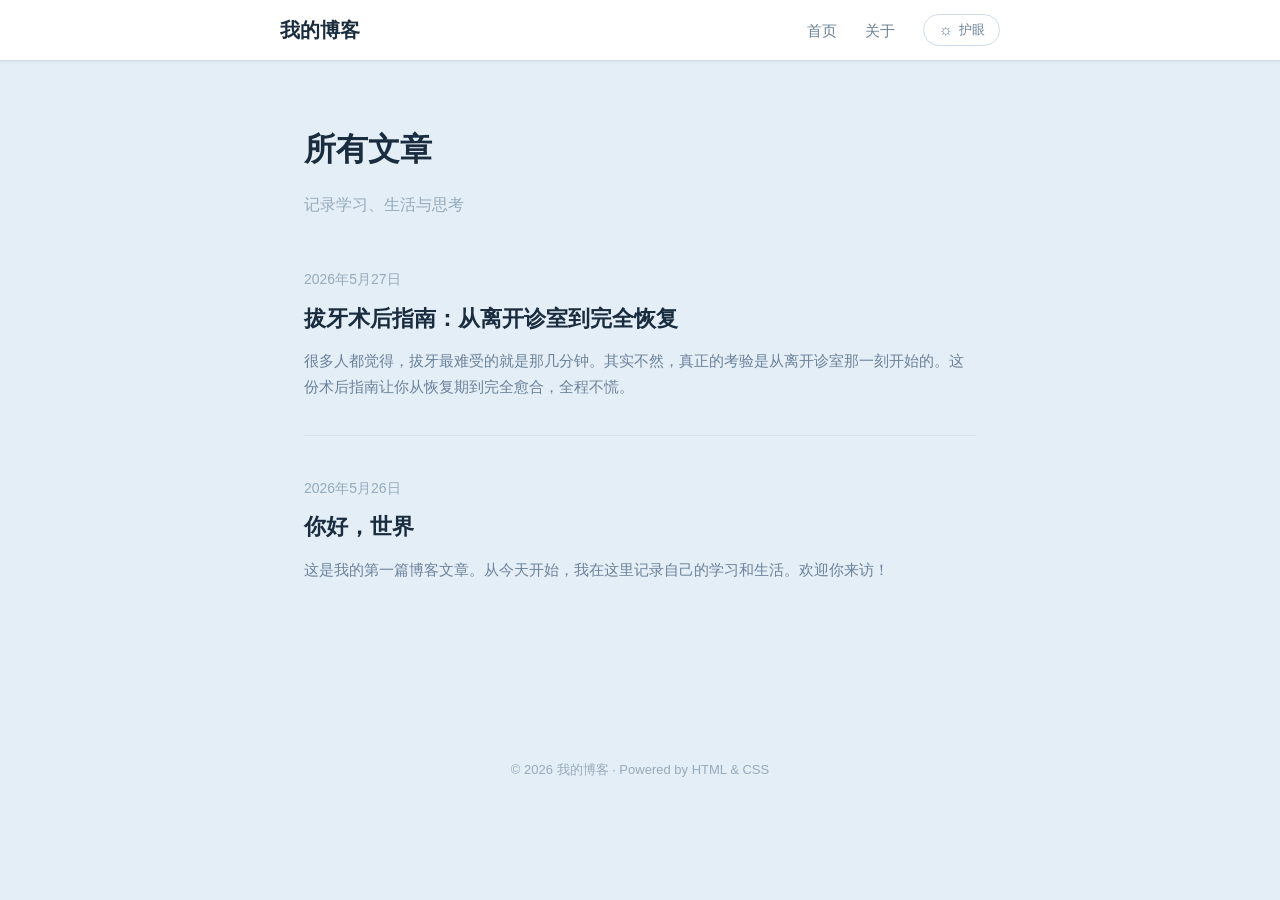
<file: index.html>
<!DOCTYPE html>
<html lang="zh-CN">
<head>
  <meta charset="UTF-8">
  <meta name="viewport" content="width=device-width, initial-scale=1.0">
  <title>我的博客</title>
  <link rel="stylesheet" href="style.css">
</head>
<body>

<nav>
  <div class="nav-inner">
    <a class="nav-home" href="index.html">我的博客</a>
    <div class="nav-links">
      <a href="index.html">首页</a>
      <a href="about.html">关于</a>
      <button class="theme-toggle" onclick="toggleTheme()">
        <span class="icon">&#9788;</span><span>护眼</span>
      </button>
    </div>
  </div>
</nav>

<main>
  <h1 class="page-title">所有文章</h1>
  <p class="page-subtitle">记录学习、生活与思考</p>

  <ul class="post-list">
    <li class="post-item">
      <div class="post-date">2026年5月27日</div>
      <div class="post-title">
        <a href="posts/2026-05-27-拔牙术后指南.html">拔牙术后指南：从离开诊室到完全恢复</a>
      </div>
      <div class="post-excerpt">
        很多人都觉得，拔牙最难受的就是那几分钟。其实不然，真正的考验是从离开诊室那一刻开始的。这份术后指南让你从恢复期到完全愈合，全程不慌。
      </div>
    </li>
    <li class="post-item">
      <div class="post-date">2026年5月26日</div>
      <div class="post-title">
        <a href="posts/2026-05-26-你好世界.html">你好，世界</a>
      </div>
      <div class="post-excerpt">
        这是我的第一篇博客文章。从今天开始，我在这里记录自己的学习和生活。欢迎你来访！
      </div>
    </li>
  </ul>
</main>

<footer>
  &copy; 2026 我的博客 &middot; Powered by HTML &amp; CSS
</footer>

<script>
(function() {
  if (localStorage.getItem('theme') === 'eye') {
    document.body.classList.add('theme-eye');
  }
})();
function toggleTheme() {
  var btn = document.querySelector('.theme-toggle span:last-child');
  if (document.body.classList.toggle('theme-eye')) {
    localStorage.setItem('theme', 'eye');
    btn.textContent = '日常';
  } else {
    localStorage.setItem('theme', 'day');
    btn.textContent = '护眼';
  }
}
</script>
</body>
</html>
</file>
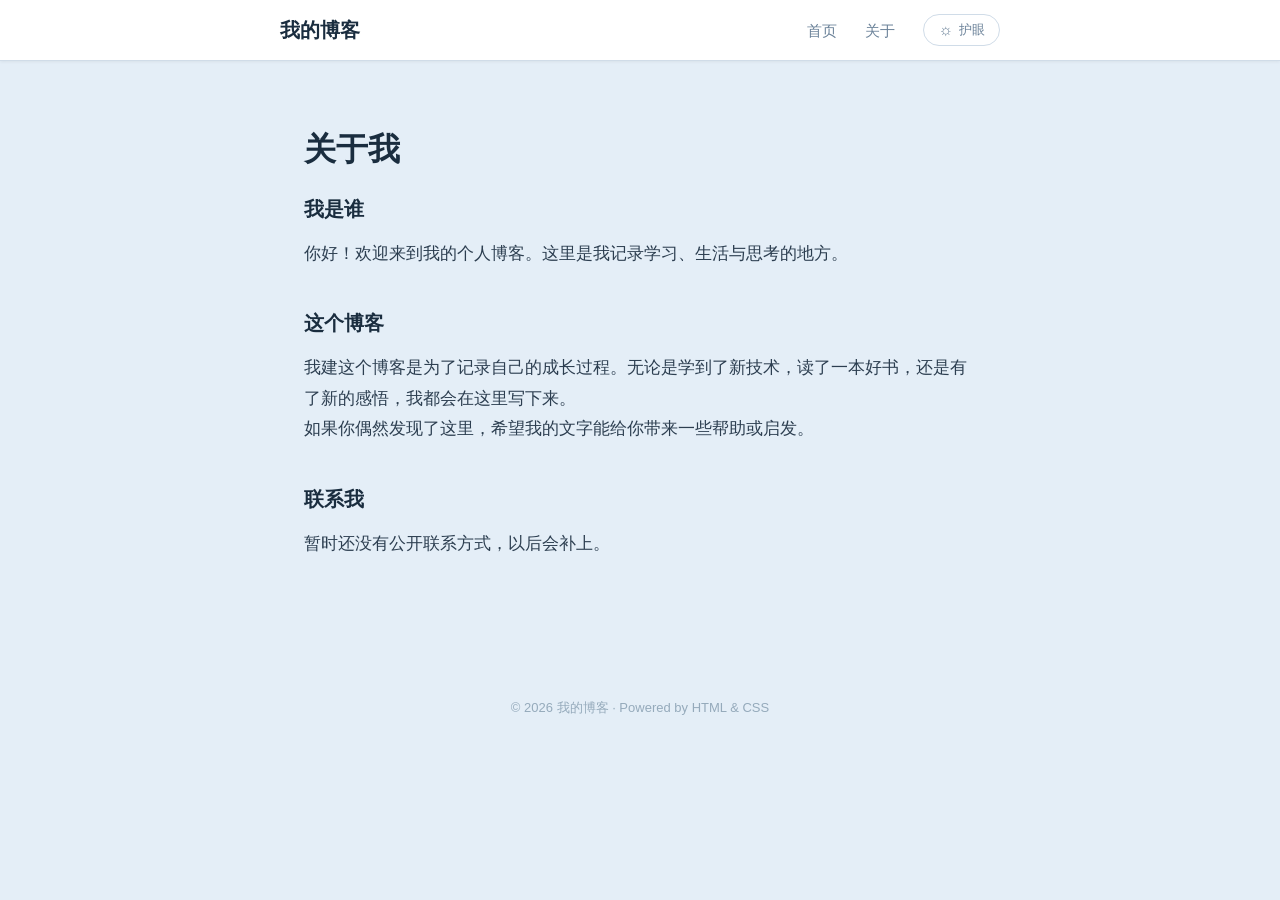
<file: about.html>
<!DOCTYPE html>
<html lang="zh-CN">
<head>
  <meta charset="UTF-8">
  <meta name="viewport" content="width=device-width, initial-scale=1.0">
  <title>关于我 - 我的博客</title>
  <link rel="stylesheet" href="style.css">
</head>
<body>

<nav>
  <div class="nav-inner">
    <a class="nav-home" href="index.html">我的博客</a>
    <div class="nav-links">
      <a href="index.html">首页</a>
      <a href="about.html">关于</a>
      <button class="theme-toggle" onclick="toggleTheme()">
        <span class="icon">&#9788;</span><span>护眼</span>
      </button>
    </div>
  </div>
</nav>

<main>
  <h1 class="page-title">关于我</h1>

  <div class="about-section">
    <h2>我是谁</h2>
    <p>
      你好！欢迎来到我的个人博客。这里是我记录学习、生活与思考的地方。
    </p>
  </div>

  <div class="about-section">
    <h2>这个博客</h2>
    <p>
      我建这个博客是为了记录自己的成长过程。无论是学到了新技术，读了一本好书，还是有了新的感悟，我都会在这里写下来。
    </p>
    <p>
      如果你偶然发现了这里，希望我的文字能给你带来一些帮助或启发。
    </p>
  </div>

  <div class="about-section">
    <h2>联系我</h2>
    <p>
      暂时还没有公开联系方式，以后会补上。
    </p>
  </div>
</main>

<footer>
  &copy; 2026 我的博客 &middot; Powered by HTML &amp; CSS
</footer>

<script>
(function() {
  if (localStorage.getItem('theme') === 'eye') {
    document.body.classList.add('theme-eye');
  }
})();
function toggleTheme() {
  var btn = document.querySelector('.theme-toggle span:last-child');
  if (document.body.classList.toggle('theme-eye')) {
    localStorage.setItem('theme', 'eye');
    btn.textContent = '日常';
  } else {
    localStorage.setItem('theme', 'day');
    btn.textContent = '护眼';
  }
}
</script>
</body>
</html>
</file>
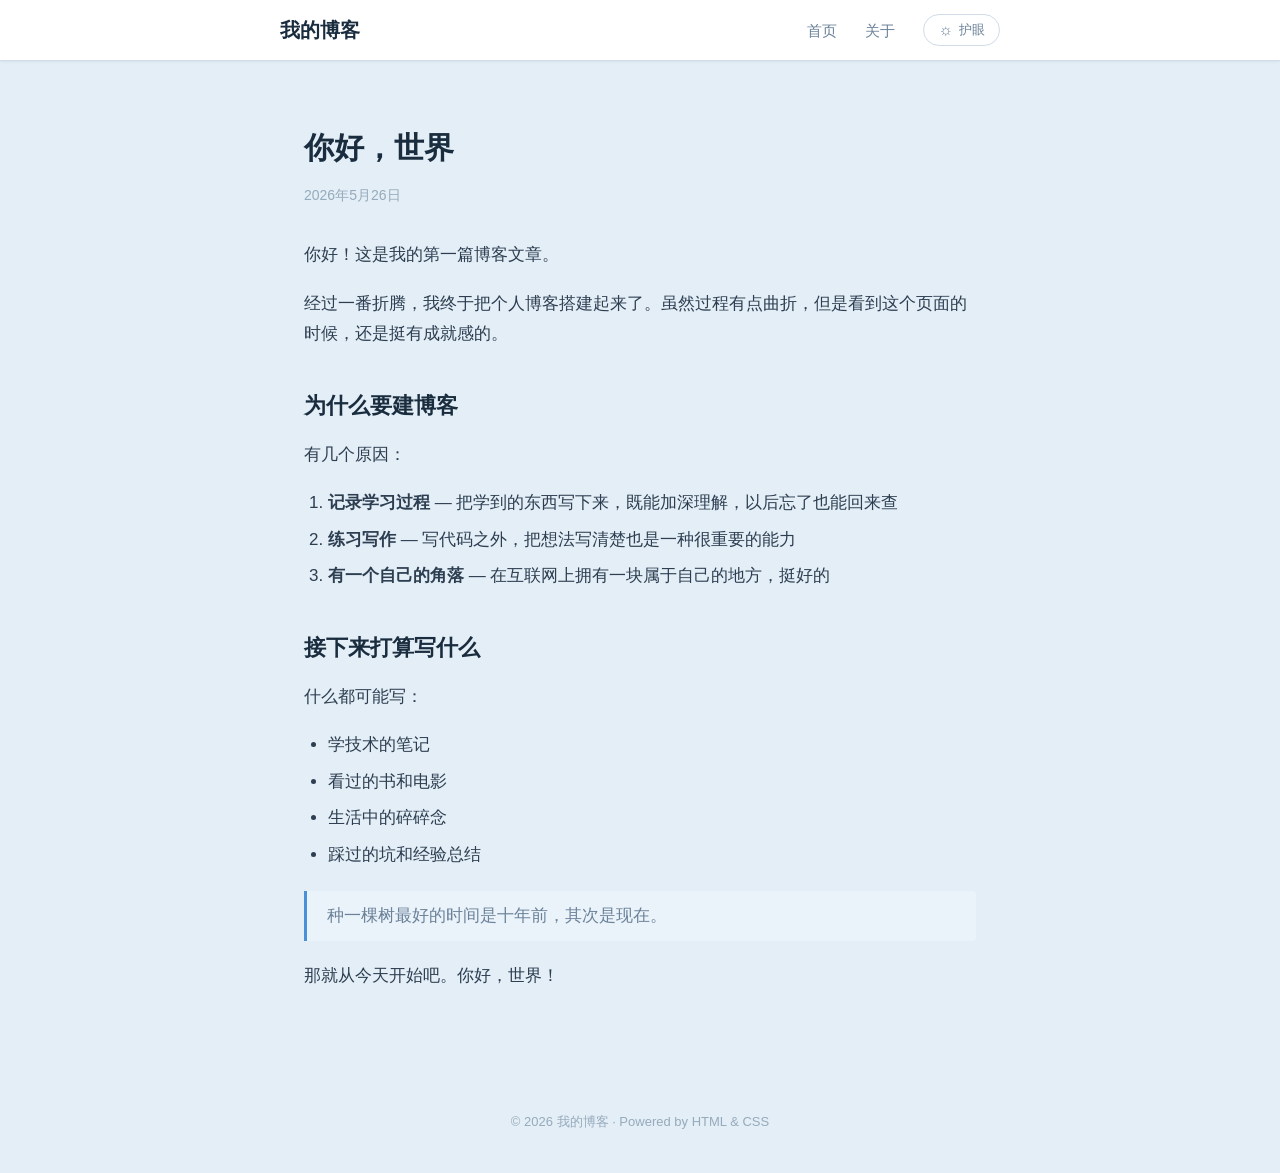
<file: posts/2026-05-26-你好世界.html>
<!DOCTYPE html>
<html lang="zh-CN">
<head>
  <meta charset="UTF-8">
  <meta name="viewport" content="width=device-width, initial-scale=1.0">
  <title>你好，世界 - 我的博客</title>
  <link rel="stylesheet" href="../style.css">
</head>
<body>

<nav>
  <div class="nav-inner">
    <a class="nav-home" href="../index.html">我的博客</a>
    <div class="nav-links">
      <a href="../index.html">首页</a>
      <a href="../about.html">关于</a>
      <button class="theme-toggle" onclick="toggleTheme()">
        <span class="icon">&#9788;</span><span>护眼</span>
      </button>
    </div>
  </div>
</nav>

<main>
  <article>
    <h1>你好，世界</h1>
    <div class="post-date">2026年5月26日</div>

    <p>你好！这是我的第一篇博客文章。</p>

    <p>经过一番折腾，我终于把个人博客搭建起来了。虽然过程有点曲折，但是看到这个页面的时候，还是挺有成就感的。</p>

    <h2>为什么要建博客</h2>

    <p>有几个原因：</p>

    <ol>
      <li><strong>记录学习过程</strong> — 把学到的东西写下来，既能加深理解，以后忘了也能回来查</li>
      <li><strong>练习写作</strong> — 写代码之外，把想法写清楚也是一种很重要的能力</li>
      <li><strong>有一个自己的角落</strong> — 在互联网上拥有一块属于自己的地方，挺好的</li>
    </ol>

    <h2>接下来打算写什么</h2>

    <p>什么都可能写：</p>

    <ul>
      <li>学技术的笔记</li>
      <li>看过的书和电影</li>
      <li>生活中的碎碎念</li>
      <li>踩过的坑和经验总结</li>
    </ul>

    <blockquote>
      种一棵树最好的时间是十年前，其次是现在。
    </blockquote>

    <p>那就从今天开始吧。你好，世界！</p>

  </article>
</main>

<footer>
  &copy; 2026 我的博客 &middot; Powered by HTML &amp; CSS
</footer>

<script>
(function() {
  if (localStorage.getItem('theme') === 'eye') {
    document.body.classList.add('theme-eye');
  }
})();
function toggleTheme() {
  var btn = document.querySelector('.theme-toggle span:last-child');
  if (document.body.classList.toggle('theme-eye')) {
    localStorage.setItem('theme', 'eye');
    btn.textContent = '日常';
  } else {
    localStorage.setItem('theme', 'day');
    btn.textContent = '护眼';
  }
}
</script>
</body>
</html>
</file>
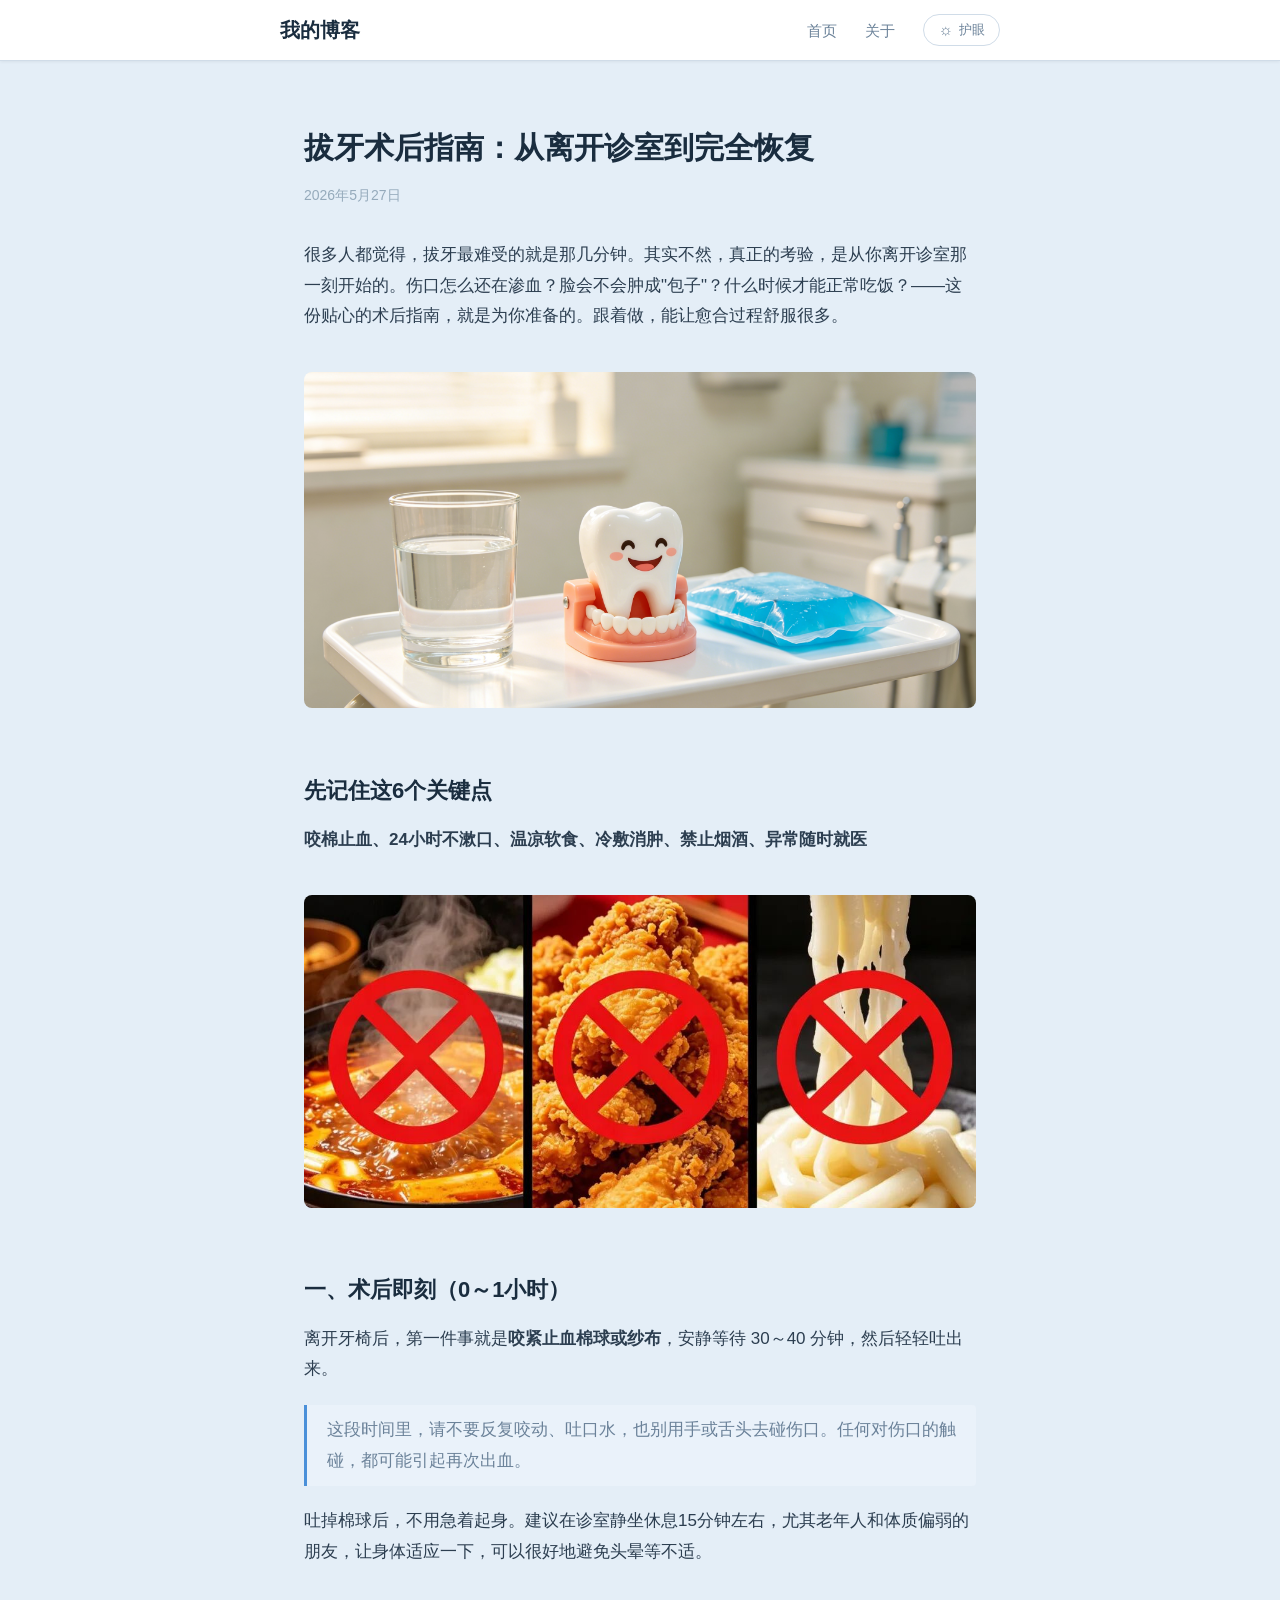
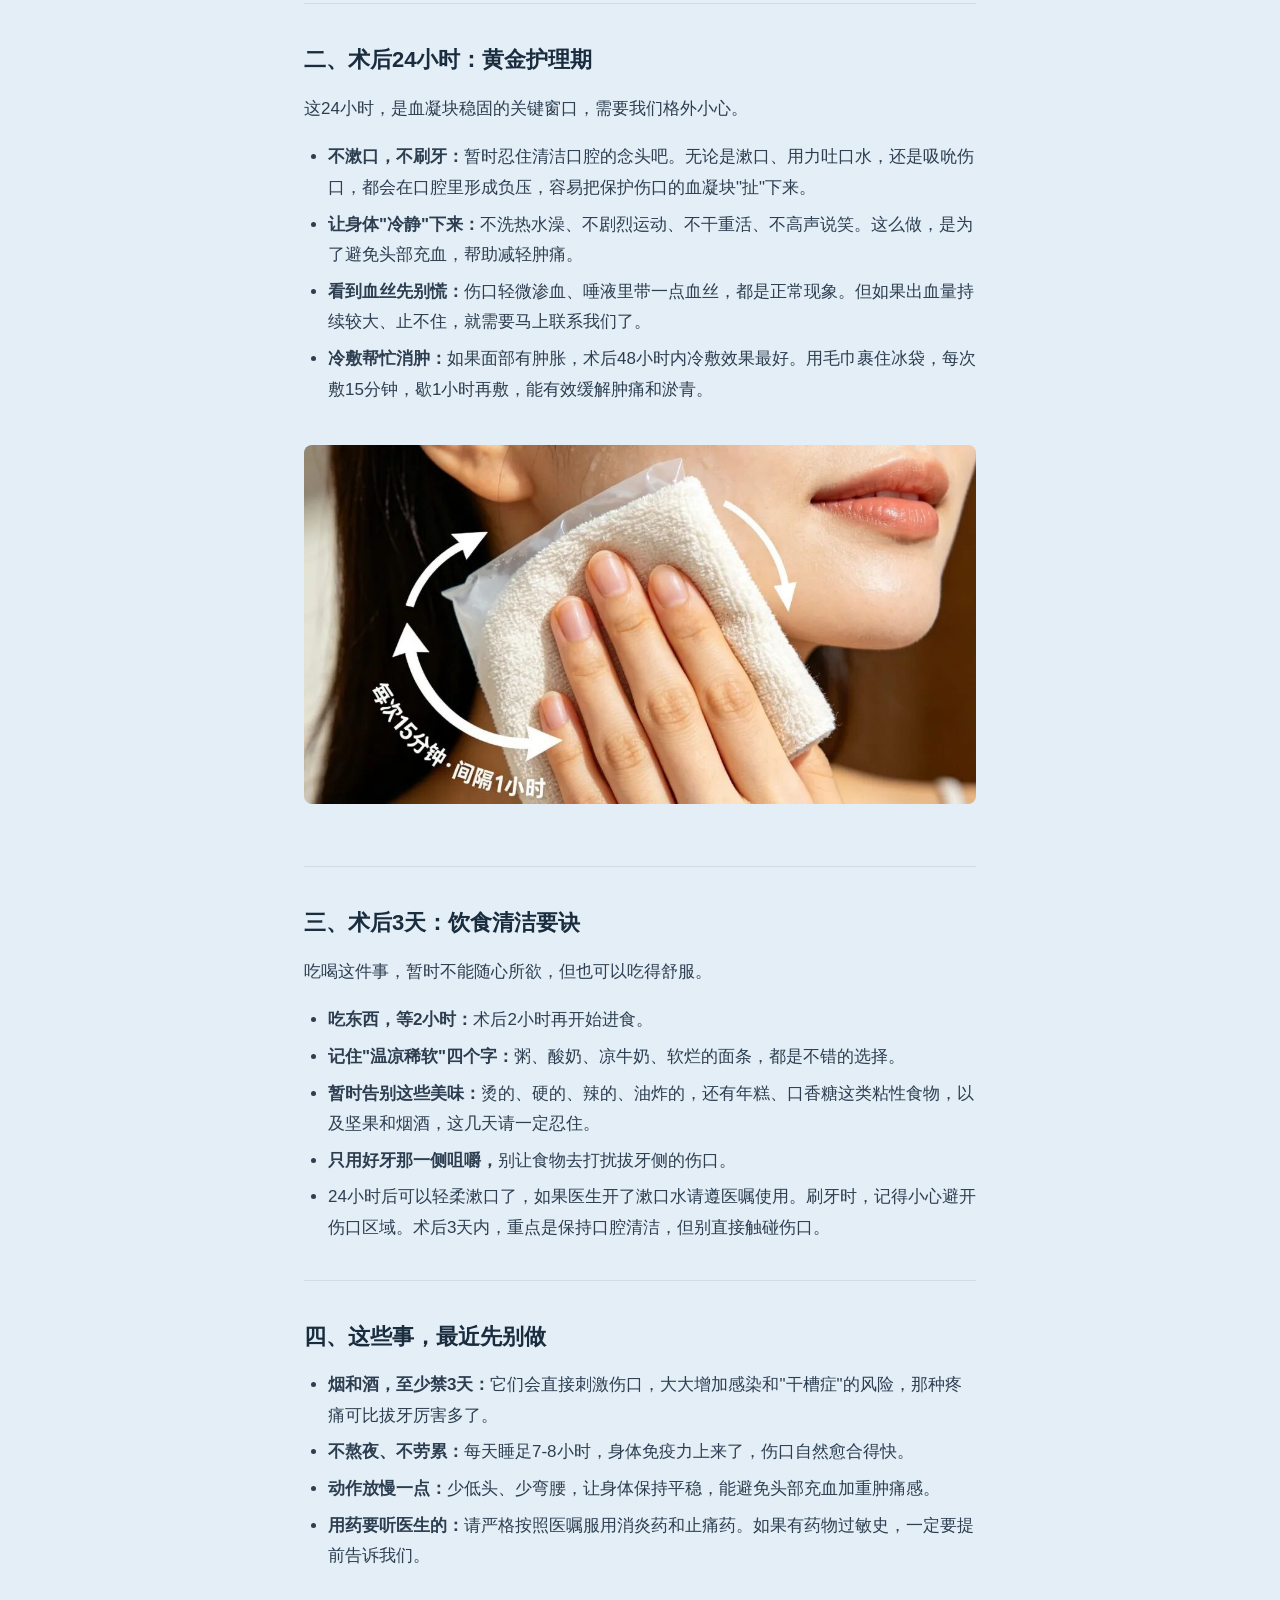
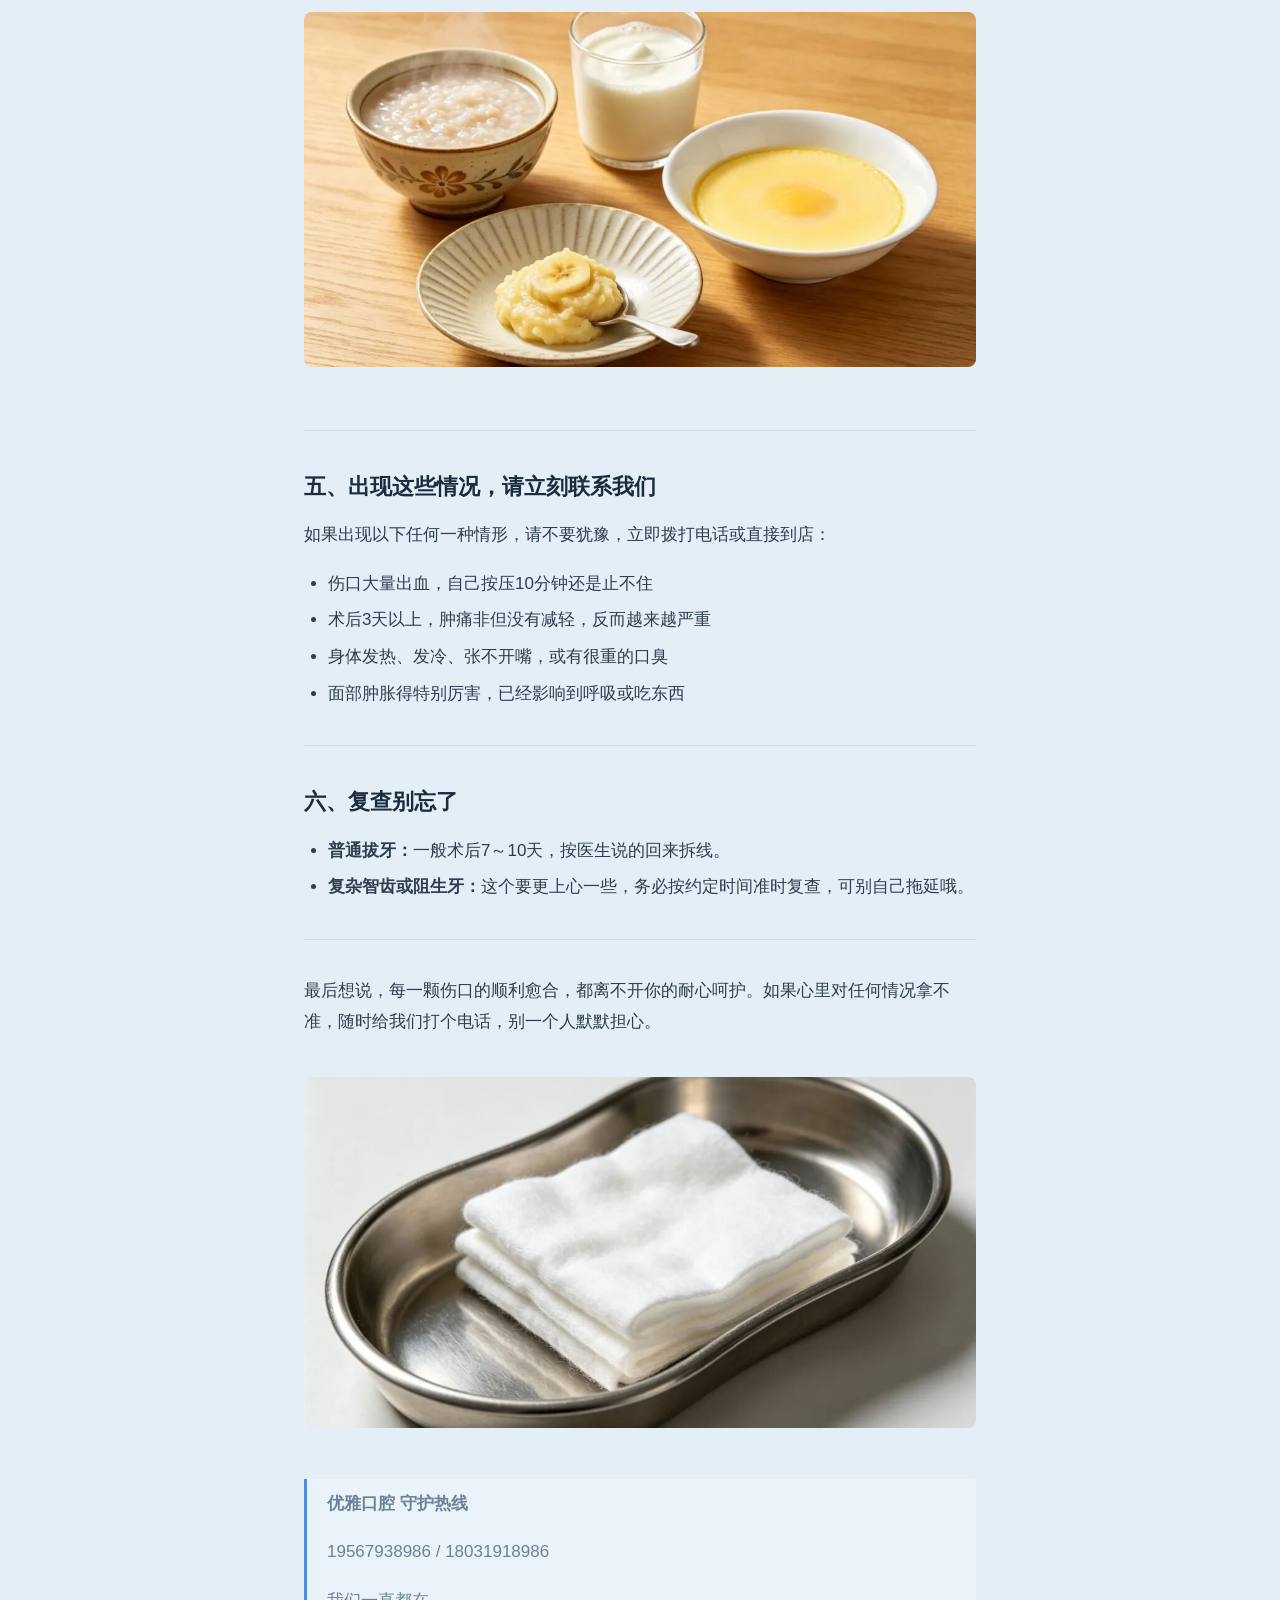
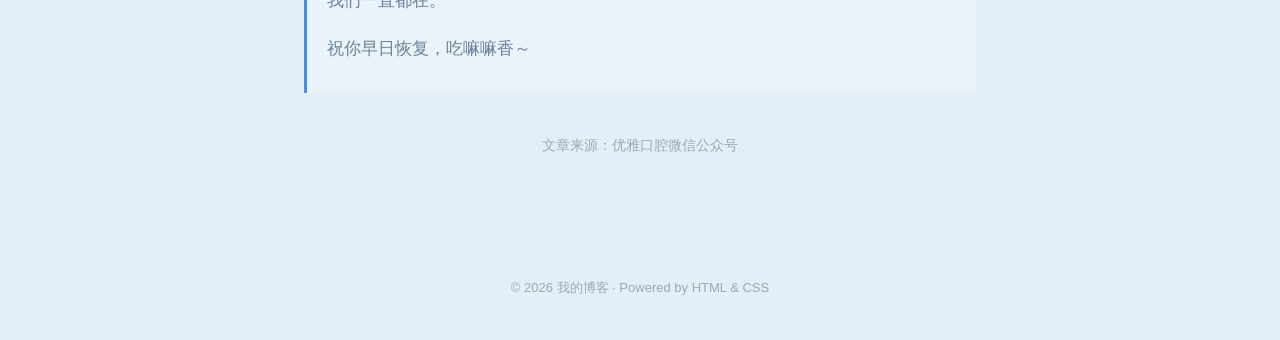
<file: posts/2026-05-27-拔牙术后指南.html>
<!DOCTYPE html>
<html lang="zh-CN">
<head>
  <meta charset="UTF-8">
  <meta name="viewport" content="width=device-width, initial-scale=1.0">
  <title>拔牙术后指南：从离开诊室到完全恢复 - 我的博客</title>
  <link rel="stylesheet" href="../style.css">
</head>
<body>

<nav>
  <div class="nav-inner">
    <a class="nav-home" href="../index.html">我的博客</a>
    <div class="nav-links">
      <a href="../index.html">首页</a>
      <a href="../about.html">关于</a>
      <button class="theme-toggle" onclick="toggleTheme()">
        <span class="icon">&#9788;</span><span>护眼</span>
      </button>
    </div>
  </div>
</nav>

<main>
  <article>
    <h1>拔牙术后指南：从离开诊室到完全恢复</h1>
    <div class="post-date">2026年5月27日</div>

    <p>
      很多人都觉得，拔牙最难受的就是那几分钟。其实不然，真正的考验，是从你离开诊室那一刻开始的。伤口怎么还在渗血？脸会不会肿成"包子"？什么时候才能正常吃饭？——这份贴心的术后指南，就是为你准备的。跟着做，能让愈合过程舒服很多。
    </p>

    <p style="text-align:center;margin:24px 0;">
      <img src="../images/9d84006fb3ca15bc654515dd50c11a4d.png" alt="拔牙术后指南" style="max-width:100%;border-radius:8px;">
    </p>

    <h2>先记住这6个关键点</h2>

    <p>
      <strong>咬棉止血、24小时不漱口、温凉软食、冷敷消肿、禁止烟酒、异常随时就医</strong>
    </p>

    <p style="text-align:center;margin:24px 0;">
      <img src="../images/8bc8afa6a9c0c8a403b263b8afb669ed.jpg" alt="6大关键点" style="max-width:100%;border-radius:8px;">
    </p>

    <h2>一、术后即刻（0～1小时）</h2>

    <p>
      离开牙椅后，第一件事就是<strong>咬紧止血棉球或纱布</strong>，安静等待 30～40 分钟，然后轻轻吐出来。
    </p>

    <blockquote>
      这段时间里，请不要反复咬动、吐口水，也别用手或舌头去碰伤口。任何对伤口的触碰，都可能引起再次出血。
    </blockquote>

    <p>
      吐掉棉球后，不用急着起身。建议在诊室静坐休息15分钟左右，尤其老年人和体质偏弱的朋友，让身体适应一下，可以很好地避免头晕等不适。
    </p>

    <hr style="border:none;border-top:1px solid var(--border);margin:36px 0;">

    <h2>二、术后24小时：黄金护理期</h2>

    <p>这24小时，是血凝块稳固的关键窗口，需要我们格外小心。</p>

    <ul>
      <li><strong>不漱口，不刷牙：</strong>暂时忍住清洁口腔的念头吧。无论是漱口、用力吐口水，还是吸吮伤口，都会在口腔里形成负压，容易把保护伤口的血凝块"扯"下来。</li>
      <li><strong>让身体"冷静"下来：</strong>不洗热水澡、不剧烈运动、不干重活、不高声说笑。这么做，是为了避免头部充血，帮助减轻肿痛。</li>
      <li><strong>看到血丝先别慌：</strong>伤口轻微渗血、唾液里带一点血丝，都是正常现象。但如果出血量持续较大、止不住，就需要马上联系我们了。</li>
      <li><strong>冷敷帮忙消肿：</strong>如果面部有肿胀，术后48小时内冷敷效果最好。用毛巾裹住冰袋，每次敷15分钟，歇1小时再敷，能有效缓解肿痛和淤青。</li>
    </ul>

    <p style="text-align:center;margin:24px 0;">
      <img src="../images/020eb522cb82d272e0cc428179d1ff18.jpg" alt="冷敷示意" style="max-width:100%;border-radius:8px;">
    </p>

    <hr style="border:none;border-top:1px solid var(--border);margin:36px 0;">

    <h2>三、术后3天：饮食清洁要诀</h2>

    <p>吃喝这件事，暂时不能随心所欲，但也可以吃得舒服。</p>

    <ul>
      <li><strong>吃东西，等2小时：</strong>术后2小时再开始进食。</li>
      <li><strong>记住"温凉稀软"四个字：</strong>粥、酸奶、凉牛奶、软烂的面条，都是不错的选择。</li>
      <li><strong>暂时告别这些美味：</strong>烫的、硬的、辣的、油炸的，还有年糕、口香糖这类粘性食物，以及坚果和烟酒，这几天请一定忍住。</li>
      <li><strong>只用好牙那一侧咀嚼，</strong>别让食物去打扰拔牙侧的伤口。</li>
      <li>24小时后可以轻柔漱口了，如果医生开了漱口水请遵医嘱使用。刷牙时，记得小心避开伤口区域。术后3天内，重点是保持口腔清洁，但别直接触碰伤口。</li>
    </ul>

    <hr style="border:none;border-top:1px solid var(--border);margin:36px 0;">

    <h2>四、这些事，最近先别做</h2>

    <ul>
      <li><strong>烟和酒，至少禁3天：</strong>它们会直接刺激伤口，大大增加感染和"干槽症"的风险，那种疼痛可比拔牙厉害多了。</li>
      <li><strong>不熬夜、不劳累：</strong>每天睡足7-8小时，身体免疫力上来了，伤口自然愈合得快。</li>
      <li><strong>动作放慢一点：</strong>少低头、少弯腰，让身体保持平稳，能避免头部充血加重肿痛感。</li>
      <li><strong>用药要听医生的：</strong>请严格按照医嘱服用消炎药和止痛药。如果有药物过敏史，一定要提前告诉我们。</li>
    </ul>

    <p style="text-align:center;margin:24px 0;">
      <img src="../images/ecc944ec5fb104852dfbe282027f293d.jpg" alt="禁止事项" style="max-width:100%;border-radius:8px;">
    </p>

    <hr style="border:none;border-top:1px solid var(--border);margin:36px 0;">

    <h2>五、出现这些情况，请立刻联系我们</h2>

    <p>如果出现以下任何一种情形，请不要犹豫，立即拨打电话或直接到店：</p>

    <ul>
      <li>伤口大量出血，自己按压10分钟还是止不住</li>
      <li>术后3天以上，肿痛非但没有减轻，反而越来越严重</li>
      <li>身体发热、发冷、张不开嘴，或有很重的口臭</li>
      <li>面部肿胀得特别厉害，已经影响到呼吸或吃东西</li>
    </ul>

    <hr style="border:none;border-top:1px solid var(--border);margin:36px 0;">

    <h2>六、复查别忘了</h2>

    <ul>
      <li><strong>普通拔牙：</strong>一般术后7～10天，按医生说的回来拆线。</li>
      <li><strong>复杂智齿或阻生牙：</strong>这个要更上心一些，务必按约定时间准时复查，可别自己拖延哦。</li>
    </ul>

    <hr style="border:none;border-top:1px solid var(--border);margin:36px 0;">

    <p>
      最后想说，每一颗伤口的顺利愈合，都离不开你的耐心呵护。如果心里对任何情况拿不准，随时给我们打个电话，别一个人默默担心。
    </p>

    <p style="text-align:center;margin:24px 0;">
      <img src="../images/cc9f7c0bd7542a64fe9cf9f4c8f683a3.jpg" alt="祝您早日康复" style="max-width:100%;border-radius:8px;">
    </p>

    <blockquote>
      <p><strong>优雅口腔 守护热线</strong></p>
      <p>19567938986 / 18031918986</p>
      <p>我们一直都在。</p>
      <p>祝你早日恢复，吃嘛嘛香～</p>
    </blockquote>

    <p style="color:var(--text-muted);font-size:14px;text-align:center;margin-top:40px;">
      文章来源：优雅口腔微信公众号
    </p>

  </article>
</main>

<footer>
  &copy; 2026 我的博客 &middot; Powered by HTML &amp; CSS
</footer>

<script>
(function() {
  if (localStorage.getItem('theme') === 'eye') {
    document.body.classList.add('theme-eye');
  }
})();
function toggleTheme() {
  var btn = document.querySelector('.theme-toggle span:last-child');
  if (document.body.classList.toggle('theme-eye')) {
    localStorage.setItem('theme', 'eye');
    btn.textContent = '日常';
  } else {
    localStorage.setItem('theme', 'day');
    btn.textContent = '护眼';
  }
}
</script>
</body>
</html>
</file>
<file: style.css>
/* 个人博客样式 */

* {
  margin: 0;
  padding: 0;
  box-sizing: border-box;
}

/* ========== 日常模式（淡蓝基调） ========== */
:root {
  --bg: #e4eef7;
  --card-bg: #ffffff;
  --nav-bg: #ffffff;
  --border: #d0dce8;
  --text: #2c3e50;
  --text-secondary: #6b8299;
  --text-muted: #95aabb;
  --heading: #1a2d3f;
  --accent: #4a90d9;
  --accent-hover: #357abd;
  --blockquote-bg: #eaf2fa;
  --code-bg: #eef3f8;
  --pre-bg: #282c34;
  --pre-color: #abb2bf;
  --shadow: 0 1px 3px rgba(0,0,0,0.06);
  --post-item-border: #d8e4f0;
}

/* ========== 护眼模式（暖米黄） ========== */
body.theme-eye {
  --bg: #ece3d5;
  --card-bg: #faf6ed;
  --nav-bg: #faf6ed;
  --border: #d8ccb4;
  --text: #4a3f35;
  --text-secondary: #8b7a65;
  --text-muted: #b0a58f;
  --heading: #3a2f25;
  --accent: #8b6914;
  --accent-hover: #6b5010;
  --blockquote-bg: #f4efe2;
  --code-bg: #f2ece0;
  --pre-bg: #3a3429;
  --pre-color: #d4c9b8;
  --shadow: 0 1px 3px rgba(0,0,0,0.05);
  --post-item-border: #d8cdb8;
}

body {
  font-family: -apple-system, BlinkMacSystemFont, "Segoe UI", "PingFang SC",
    "Hiragino Sans GB", "Microsoft YaHei", sans-serif;
  font-size: 17px;
  line-height: 1.8;
  color: var(--text);
  background: var(--bg);
  transition: background 0.4s, color 0.4s;
}

/* ========== 顶部导航 ========== */
nav {
  background: var(--nav-bg);
  border-bottom: 1px solid var(--border);
  padding: 0 24px;
  position: sticky;
  top: 0;
  z-index: 100;
  box-shadow: var(--shadow);
  transition: background 0.4s;
}

.nav-inner {
  max-width: 720px;
  margin: 0 auto;
  display: flex;
  justify-content: space-between;
  align-items: center;
  height: 60px;
}

.nav-home {
  font-size: 20px;
  font-weight: 700;
  color: var(--heading);
  text-decoration: none;
}

.nav-links {
  display: flex;
  align-items: center;
  gap: 28px;
}

.nav-links a {
  color: var(--text-secondary);
  text-decoration: none;
  font-size: 15px;
}

.nav-links a:hover {
  color: var(--accent);
}

/* ========== 主题切换按钮 ========== */
.theme-toggle {
  display: inline-flex;
  align-items: center;
  gap: 6px;
  padding: 6px 14px;
  border: 1px solid var(--border);
  border-radius: 20px;
  background: var(--card-bg);
  color: var(--text-secondary);
  font-size: 13px;
  cursor: pointer;
  transition: all 0.3s;
  white-space: nowrap;
}

.theme-toggle:hover {
  border-color: var(--accent);
  color: var(--accent);
}

.theme-toggle .icon {
  font-size: 16px;
  transition: transform 0.3s;
}

body.theme-eye .theme-toggle .icon {
  transform: rotate(180deg);
}

/* ========== 主体 ========== */
main {
  max-width: 720px;
  margin: 0 auto;
  padding: 60px 24px;
}

/* 页面标题 */
.page-title {
  font-size: 32px;
  font-weight: 700;
  margin-bottom: 12px;
  color: var(--heading);
}

.page-subtitle {
  color: var(--text-muted);
  font-size: 16px;
  margin-bottom: 48px;
}

/* ========== 文章列表 ========== */
.post-list {
  list-style: none;
}

.post-item {
  margin-bottom: 40px;
  border-bottom: 1px solid var(--post-item-border);
  padding-bottom: 36px;
}

.post-item:last-child {
  border-bottom: none;
}

.post-date {
  font-size: 14px;
  color: var(--text-muted);
  margin-bottom: 6px;
}

.post-title {
  font-size: 22px;
  font-weight: 600;
  margin-bottom: 10px;
}

.post-title a {
  color: var(--heading);
  text-decoration: none;
}

.post-title a:hover {
  color: var(--accent);
}

.post-excerpt {
  color: var(--text-secondary);
  font-size: 15px;
  line-height: 1.7;
}

/* ========== 文章详情页 ========== */
article h1 {
  font-size: 30px;
  margin-bottom: 8px;
  color: var(--heading);
}

article .post-date {
  margin-bottom: 32px;
}

article h2 {
  font-size: 22px;
  margin: 36px 0 14px;
  color: var(--heading);
}

article h3 {
  font-size: 18px;
  margin: 28px 0 10px;
  color: var(--text);
}

article p {
  margin-bottom: 18px;
}

article ul,
article ol {
  margin-bottom: 18px;
  padding-left: 24px;
}

article li {
  margin-bottom: 6px;
}

article blockquote {
  border-left: 3px solid var(--accent);
  margin: 20px 0;
  padding: 10px 20px;
  background: var(--blockquote-bg);
  color: var(--text-secondary);
  border-radius: 0 4px 4px 0;
}

article code {
  background: var(--code-bg);
  padding: 2px 6px;
  border-radius: 3px;
  font-size: 0.9em;
  color: var(--text);
}

article pre {
  background: var(--pre-bg);
  color: var(--pre-color);
  padding: 18px 22px;
  border-radius: 6px;
  overflow-x: auto;
  margin-bottom: 18px;
  font-size: 14px;
  line-height: 1.5;
}

article pre code {
  background: none;
  padding: 0;
  color: inherit;
}

article img {
  max-width: 100%;
  border-radius: 4px;
  margin: 16px 0;
}

article a {
  color: var(--accent);
}

/* ========== 关于页面 ========== */
.about-section {
  margin-bottom: 36px;
}

.about-section h2 {
  font-size: 20px;
  margin-bottom: 12px;
  color: var(--heading);
}

/* ========== 底部 ========== */
footer {
  text-align: center;
  color: var(--text-muted);
  font-size: 13px;
  padding: 40px 24px;
  max-width: 720px;
  margin: 0 auto;
}

/* ========== 移动端适配 ========== */
@media (max-width: 600px) {
  main {
    padding: 32px 16px;
  }
  .page-title {
    font-size: 26px;
  }
  article h1 {
    font-size: 24px;
  }
  .theme-toggle span:last-child {
    display: none;
  }
  .theme-toggle {
    padding: 6px 10px;
  }
}
</file>
